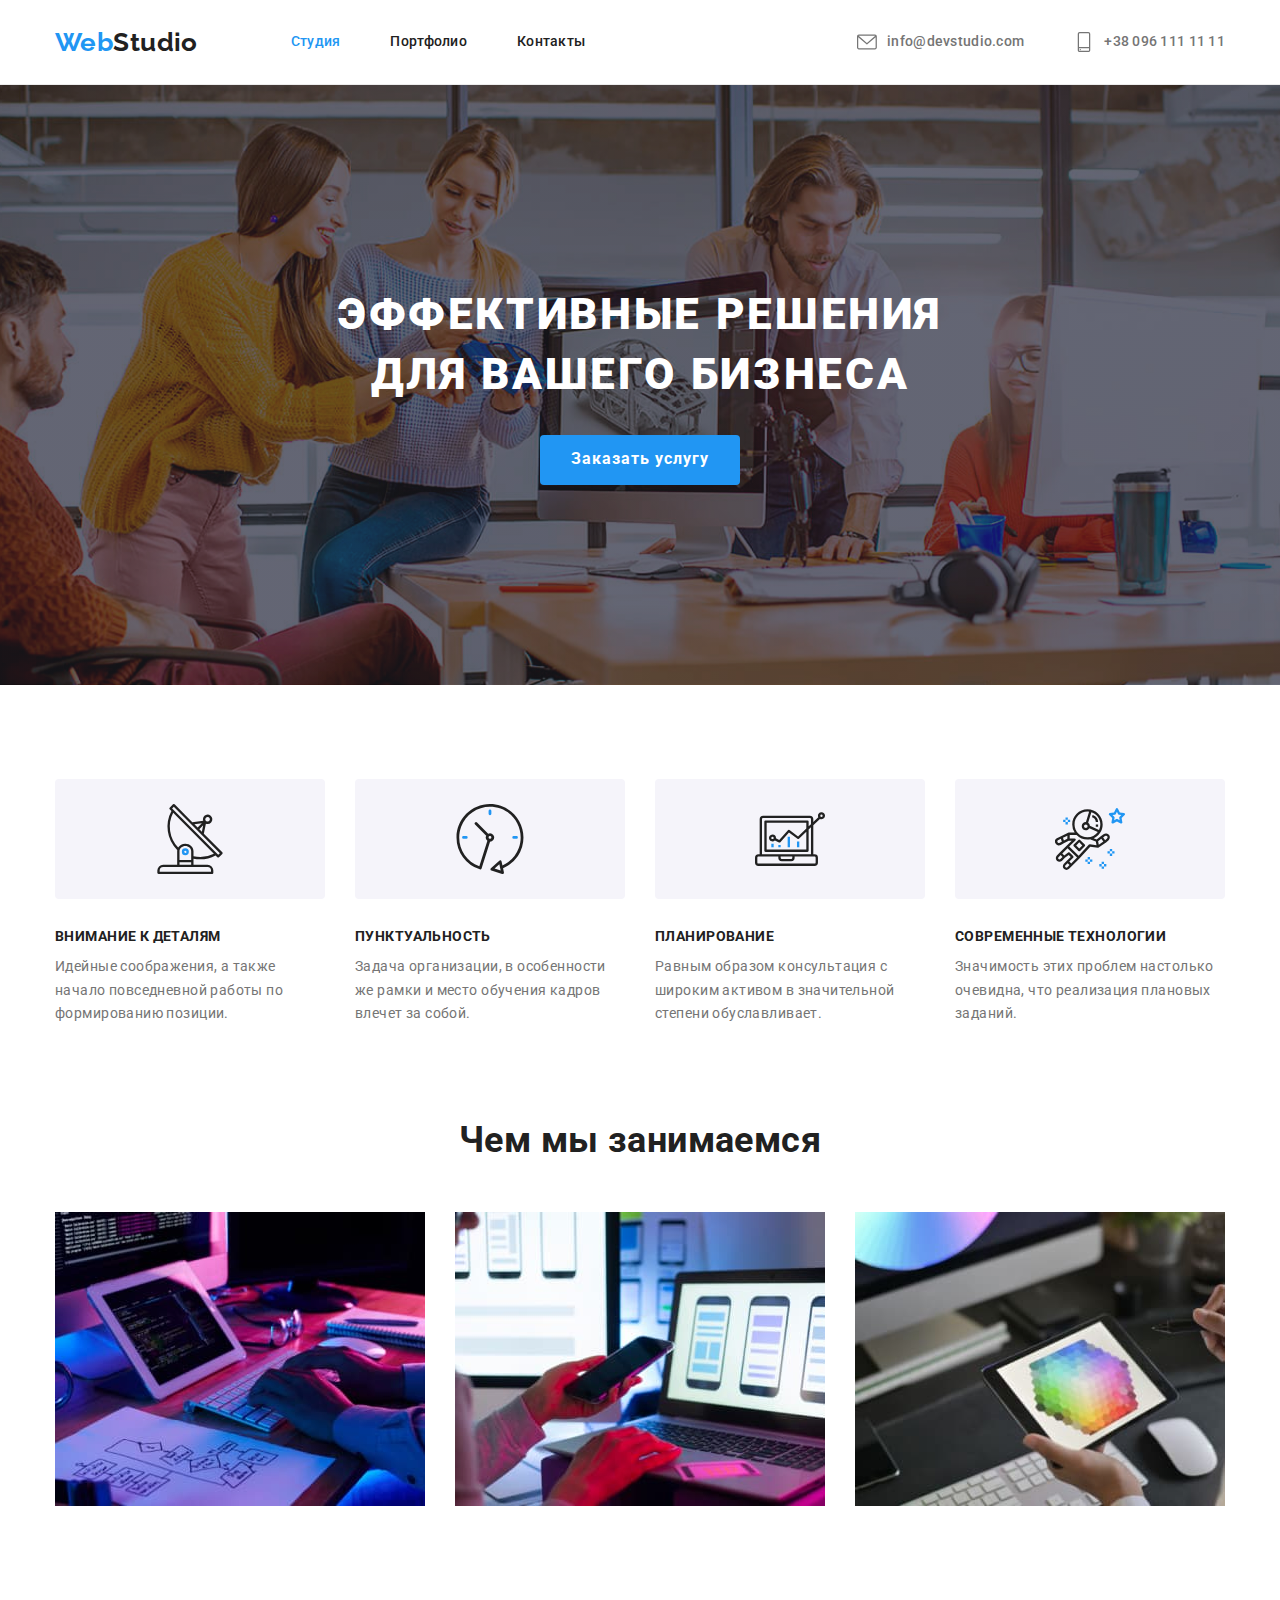
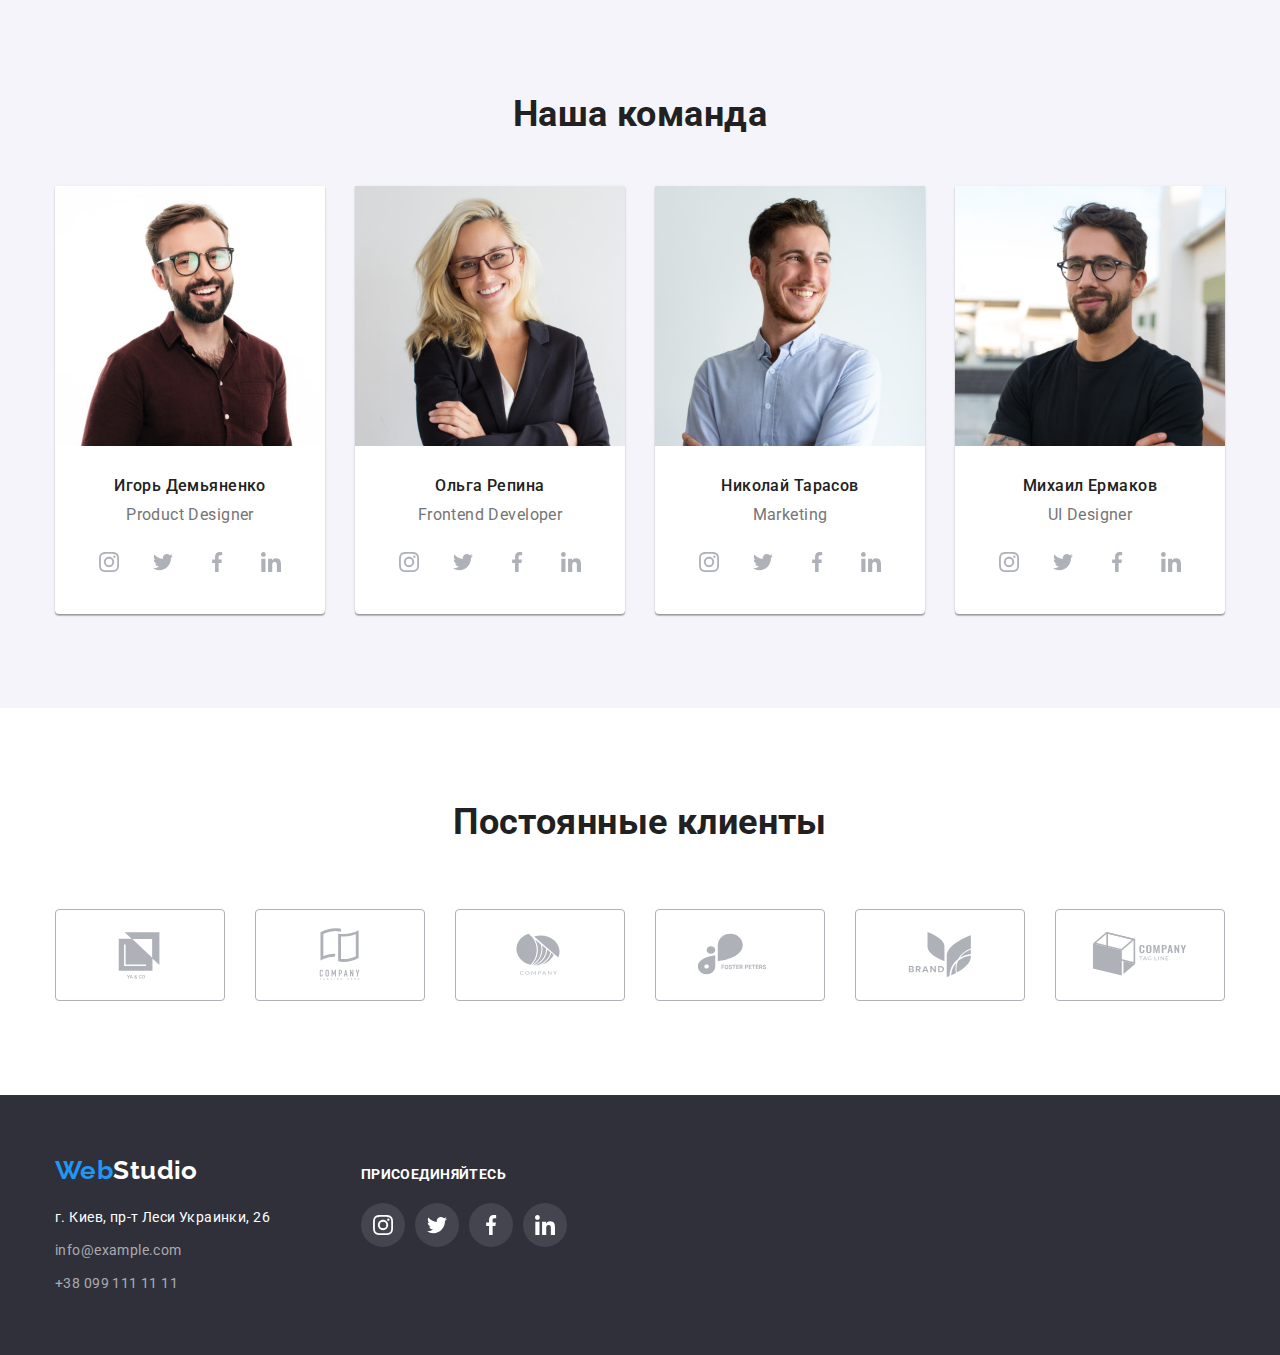
<file: index.html>
<!DOCTYPE html>
<html lang="ru">

<head>
  <meta charset="UTF-8" />
  <meta http-equiv="X-UA-Compatible" content="IE=edge" />
  <meta name="viewport" content="width=device-width, initial-scale=1.0" />
  <title>Document</title>
  <link rel="preconnect" href="https://fonts.googleapis.com" />
  <link rel="preconnect" href="https://fonts.gstatic.com" crossorigin />
  <link href="https://fonts.googleapis.com/css2?family=Raleway:wght@700&family=Roboto:wght@400;500;700;900&display=swap"
    rel="stylesheet" />
  <link rel="stylesheet"
    href="https://cdnjs.cloudflare.com/ajax/libs/modern-normalize/1.1.0/modern-normalize.min.css" />
  <link rel="stylesheet" href="./css/styles.css" />
</head>

<body class="page">
  <header class="page-header">
    <div class="container header-container">
      <nav class="header-nav">
        <a class="logo link" href="#" lang="en">Web<span class="header-accent">Studio</span></a>
        <ul class="header-list list">
          <li class="header-item">
            <a class="header-link active link" href="./index.html">Студия</a>
          </li>

          <li class="header-item">
            <a class="header-link link" href="./portfolio.html">Портфолио</a>
          </li>

          <li class="header-item">
            <a class="header-link link" href="">Контакты</a>
          </li>
        </ul>
      </nav>

      <div class="header-contact">
        <ul class="header-list list">
          <li class="header-item">
            <a class="contact link" href="mailto:info@devstudio.com">
              <svg class="contact-icon icon" width="20" height="20">
                <use href="./images/icons.svg#icon-envelope"></use>
              </svg>
              info@devstudio.com
            </a>
          </li>

          <li class="header-item">
            <a class="contact link" href="tel:+380961111111">
              <svg class="contact-icon icon" width="20" height="20">
                <use href="./images/icons.svg#icon-smartphone"></use>
              </svg>+38 096 111 11 11
            </a>
          </li>
        </ul>
      </div>
    </div>
  </header>

  <main class="main">
    <section class="order">
      <div class="container order-container">
        <h1 class="order-title">Эффективные решения для вашего бизнеса</h1>

        <button class="btn-order" type="button">Заказать услугу</button>
      </div>
    </section>

    <section class="advantage section">
      <div class="container advantage-container">
        <h2 hidden>Сильные стороны</h2>

        <ul class="advantage-list list card-set">
          <li class="advantage-item card-set-item">
            <div class="advantage-icon-block">
              <svg class="advantage-icon" width="70" height="120">
                <use href="./images/icons.svg#icon-antenna"></use>
              </svg>
            </div>
            <h3 class="advantage-title">Внимание к деталям</h3>
            <p class="advantage-text">
              Идейные соображения, а также начало повседневной работы по формированию позиции.
            </p>
          </li>

          <li class="advantage-item card-set-item">
            <div class="advantage-icon-block">
              <svg class="advantage-icon" width="70" height="120">
                <use href="./images/icons.svg#icon-clock"></use>
              </svg>
            </div>
            <h3 class="advantage-title">Пунктуальность</h3>
            <p class="advantage-text">
              Задача организации, в особенности же рамки и место обучения кадров влечет за собой.
            </p>
          </li>

          <li class="advantage-item card-set-item">
            <div class="advantage-icon-block">
              <svg class="advantage-icon" width="70" height="120">
                <use href="./images/icons.svg#icon-diagram"></use>
              </svg>
            </div>
            <h3 class="advantage-title">Планирование</h3>
            <p class="advantage-text">
              Равным образом консультация с широким активом в значительной степени обуславливает.
            </p>
          </li>

          <li class="advantage-item card-set-item">
            <div class="advantage-icon-block">
              <svg class="advantage-icon" width="70" height="120">
                <use href="./images/icons.svg#icon-astronaut"></use>
              </svg>
            </div>
            <h3 class="advantage-title">Современные технологии</h3>
            <p class="advantage-text">
              Значимость этих проблем настолько очевидна, что реализация плановых заданий.
            </p>
          </li>
        </ul>
      </div>
    </section>

    <section class="about section">
      <div class="container about-container">
        <h2 class="about-title">Чем мы занимаемся</h2>

        <ul class="about-list list card-set">
          <li class="about-item card-set-item">
            <img src="./images/clav.jpg" alt="человек работает за клавиатурой компьютера" width="370" />
          </li>

          <li class="about-item card-set-item">
            <img src="./images/smartfon.jpg" alt="человек соединяет настройки смартфона с персональным компьютером"
              width="370" />
          </li>

          <li class="about-item card-set-item">
            <img src="./images/tablet.jpg" alt="человек работает на таблете" width="370" />
          </li>
        </ul>
      </div>
    </section>

    <section class="heroes section">
      <div class="container heroes-container">
        <h2 class="heroes-title">Наша команда</h2>

        <ul class="heroes-list list card-set">
          <li class="heroes-item card-set-item">
            <img src="./images/ylibvo4kax.jpg" alt="парень улыбается в очках" width="270" />
            <h3 class="hero">Игорь Демьяненко</h3>
            <p class="heroes-text">Product Designer</p>

            <ul class="social-media-list list">

              <li class="social-media-item">
                <a class="social-media-link link" href="" target="_blank" rel="noopener noreferrer"
                  aria-label="instagram">
                  <svg class="social-media-icon icon" width="20" height="20">
                    <use href="./images/icons.svg#icon-instagram"></use>
                  </svg>
                </a>
              </li>

              <li class="social-media-item">
                <a class="social-media-link link" href="" target="_blank" rel="noopener noreferrer"
                  aria-label="twitter">
                  <svg class="social-media-icon icon" width="20" height="20">
                    <use href="./images/icons.svg#icon-twitter"></use>
                  </svg>
                </a>
              </li>

              <li class="social-media-item">
                <a class="social-media-link link" href="" target="_blank" rel="noopener noreferrer"
                  aria-label="facebook">
                  <svg class="social-media-icon icon" width="20" height="20">
                    <use href="./images/icons.svg#icon-facebook"></use>
                  </svg>
                </a>
              </li>

              <li class="social-media-item">
                <a class="social-media-link link" href="" target="_blank" rel="noopener noreferrer"
                  aria-label="linkedin">
                  <svg class="social-media-icon icon" width="20" height="20">
                    <use href="./images/icons.svg#icon-linkedin"></use>
                  </svg>
                </a>
              </li>
            </ul>
          </li>

          <li class="heroes-item card-set-item">
            <img src="./images/devblondvo4kax.jpg" alt="девушка улыбается в очках" width="270" />
            <h3 class="hero">Ольга Репина</h3>
            <p class="heroes-text">Frontend Developer</p>

            <ul class="social-media-list list">

              <li class="social-media-item">
                <a class="social-media-link link" href="" target="_blank" rel="noopener noreferrer"
                  aria-label="instagram">
                  <svg class="social-media-icon icon" width="20" height="20">
                    <use href="./images/icons.svg#icon-instagram"></use>
                  </svg>
                </a>
              </li>

              <li class="social-media-item">
                <a class="social-media-link link" href="" target="_blank" rel="noopener noreferrer"
                  aria-label="twitter">
                  <svg class="social-media-icon icon" width="20" height="20">
                    <use href="./images/icons.svg#icon-twitter"></use>
                  </svg>
                </a>
              </li>

              <li class="social-media-item">
                <a class="social-media-link link" href="" target="_blank" rel="noopener noreferrer"
                  aria-label="facebook">
                  <svg class="social-media-icon icon" width="20" height="20">
                    <use href="./images/icons.svg#icon-facebook"></use>
                  </svg>
                </a>
              </li>

              <li class="social-media-item">
                <a class="social-media-link link" href="" target="_blank" rel="noopener noreferrer"
                  aria-label="linkedin">
                  <svg class="social-media-icon icon" width="20" height="20">
                    <use href="./images/icons.svg#icon-linkedin"></use>
                  </svg>
                </a>
              </li>
            </ul>
          </li>

          <li class="heroes-item card-set-item">
            <img src="./images/ylib.jpg" alt="парень улыбается со сложенными руками на грудях" width="270" />
            <h3 class="hero">Николай Тарасов</h3>
            <p class="heroes-text">Marketing</p>

            <ul class="social-media-list list">

              <li class="social-media-item">
                <a class="social-media-link link" href="" target="_blank" rel="noopener noreferrer"
                  aria-label="instagram">
                  <svg class="social-media-icon icon" width="20" height="20">
                    <use href="./images/icons.svg#icon-instagram"></use>
                  </svg>
                </a>
              </li>

              <li class="social-media-item">
                <a class="social-media-link link" href="" target="_blank" rel="noopener noreferrer"
                  aria-label="twitter">
                  <svg class="social-media-icon icon" width="20" height="20">
                    <use href="./images/icons.svg#icon-twitter"></use>
                  </svg>
                </a>
              </li>

              <li class="social-media-item">
                <a class="social-media-link link" href="" target="_blank" rel="noopener noreferrer"
                  aria-label="facebook">
                  <svg class="social-media-icon icon" width="20" height="20">
                    <use href="./images/icons.svg#icon-facebook"></use>
                  </svg>
                </a>
              </li>

              <li class="social-media-item">
                <a class="social-media-link link" href="" target="_blank" rel="noopener noreferrer"
                  aria-label="linkedin">
                  <svg class="social-media-icon icon" width="20" height="20">
                    <use href="./images/icons.svg#icon-linkedin"></use>
                  </svg>
                </a>
              </li>
            </ul>
          </li>

          <li class="heroes-item card-set-item">
            <img src="./images/parvo4kax.jpg" alt="парень в очках" width="270" />
            <h3 class="hero">Михаил Ермаков</h3>
            <p class="heroes-text">UI Designer</p>

            <ul class="social-media-list list">

              <li class="social-media-item">
                <a class="social-media-link link" href="" target="_blank" rel="noopener noreferrer"
                  aria-label="instagram">
                  <svg class="social-media-icon icon" width="20" height="20">
                    <use href="./images/icons.svg#icon-instagram"></use>
                  </svg>
                </a>
              </li>

              <li class="social-media-item">
                <a class="social-media-link link" href="" target="_blank" rel="noopener noreferrer"
                  aria-label="twitter">
                  <svg class="social-media-icon icon" width="20" height="20">
                    <use href="./images/icons.svg#icon-twitter"></use>
                  </svg>
                </a>
              </li>

              <li class="social-media-item">
                <a class="social-media-link link" href="" target="_blank" rel="noopener noreferrer"
                  aria-label="facebook">
                  <svg class="social-media-icon icon" width="20" height="20">
                    <use href="./images/icons.svg#icon-facebook"></use>
                  </svg>
                </a>
              </li>

              <li class="social-media-item">
                <a class="social-media-link link" href="" target="_blank" rel="noopener noreferrer"
                  aria-label="linkedin">
                  <svg class="social-media-icon icon" width="20" height="20">
                    <use href="./images/icons.svg#icon-linkedin"></use>
                  </svg>
                </a>
              </li>
            </ul>
          </li>
        </ul>
      </div>
    </section>

    <section class="clients section">
      <div class="clients-container container">

        <h2 class="clients-title">Постоянные клиенты</h2>

        <ul class="clients-list list card-set">
          <li class="clients-item card-set-item">
            <a class="clients-link link" href="" target="_blank" rel="noopener noreferrer">
              <svg class="clients-icon" width="106" height="60">
                <use href="./images/icons.svg#icon-logo"></use>
              </svg>
            </a>
          </li>
          <li class="clients-item card-set-item">
            <a class="clients-link link" href="" target="_blank" rel="noopener noreferrer">
              <svg class="clients-icon" width="106" height="60">
                <use href="./images/icons.svg#icon-logo-1"></use>
              </svg>
            </a>
          </li>
          <li class="clients-item card-set-item">
            <a class="clients-link link" href="" target="_blank" rel="noopener noreferrer">
              <svg class="clients-icon" width="106" height="60">
                <use href="./images/icons.svg#icon-logo-2"></use>
              </svg>
            </a>
          </li>
          <li class="clients-item card-set-item">
            <a class="clients-link link" href="" target="_blank" rel="noopener noreferrer">
              <svg class="clients-icon" width="106" height="60">
                <use href="./images/icons.svg#icon-logo-3"></use>
              </svg>
            </a>
          </li>
          <li class="clients-item card-set-item">
            <a class="clients-link link" href="" target="_blank" rel="noopener noreferrer">
              <svg class="clients-icon" width="106" height="60">
                <use href="./images/icons.svg#icon-logo-4"></use>
              </svg>
            </a>
          </li>
          <li class="clients-item card-set-item">
            <a class="clients-link link" href="" target="_blank" rel="noopener noreferrer">
              <svg class="clients-icon" width="106" height="60">
                <use href="./images/icons.svg#icon-logo-5"></use>
              </svg>
            </a>
          </li>
        </ul>
      </div>
    </section>
  </main>

  <footer class="footer">
    <div class="footer-container container">
      <div class=" contact-footer">
        <a class="logo link" href="#" lang="en">Web<span class="footer-accent">Studio</span></a>

        <ul class="footer-list list">
          <li class="footer-item">
            <a class="adress link"
              href="https://www.google.com/maps/place/Lesi+Ukrainky+St,+26,+Kyiv,+Ucraina,+02000/@50.5190802,30.4363249,17z/data=!3m1!4b1!4m5!3m4!1s0x40d4d29b9e369069:0xff64663a5fd75cd5!8m2!3d50.5190802!4d30.4385136"
              target="_blank" rel="noopener noreferrer">г. Киев, пр-т Леси Украинки, 26
            </a>
          </li>

          <li class="footer-item">
            <a class="footer-link link" href="mailto:info@example.com">info@example.com</a>
          </li>
          <li class="footer-item">
            <a class="footer-link link" href="tel:+380991111111">+38 099 111 11 11</a>
          </li>
        </ul>
      </div>

      <div class="footer-social">
        <p class="footer-text"><strong class="footer-text">присоединяйтесь</strong></p>
        <ul class="footer-social-list list">
          <li class="footer-social-item">
            <a class="footer-social-link link" href="" target="_blank" rel="noopener noreferrer" aria-label="instagram">
              <svg class="footer-social-icon icon" width="20" height="20">
                <use href="./images/icons.svg#icon-instagram"></use>
              </svg>
            </a>
          </li>

          <li class="footer-social-item">
            <a class="footer-social-link link" href="" target="_blank" rel="noopener noreferrer" aria-label="twitter">
              <svg class="footer-social-icon icon" width="20" height="20">
                <use href="./images/icons.svg#icon-twitter"></use>
              </svg>
            </a>
          </li>

          <li class="footer-social-item">
            <a class="footer-social-link link" href="" target="_blank" rel="noopener noreferrer" aria-label="facebook">
              <svg class="footer-social-icon icon" width="20" height="20">
                <use href="./images/icons.svg#icon-facebook"></use>
              </svg>
            </a>
          </li>

          <li class="footer-social-item">
            <a class="footer-social-link link" href="" target="_blank" rel="noopener noreferrer" aria-label="linkedin">
              <svg class="footer-social-icon icon" width="20" height="20">
                <use href="./images/icons.svg#icon-linkedin"></use>
              </svg>
            </a>
          </li>
        </ul>
      </div>
    </div>
  </footer>
</body>

</html>
</file>
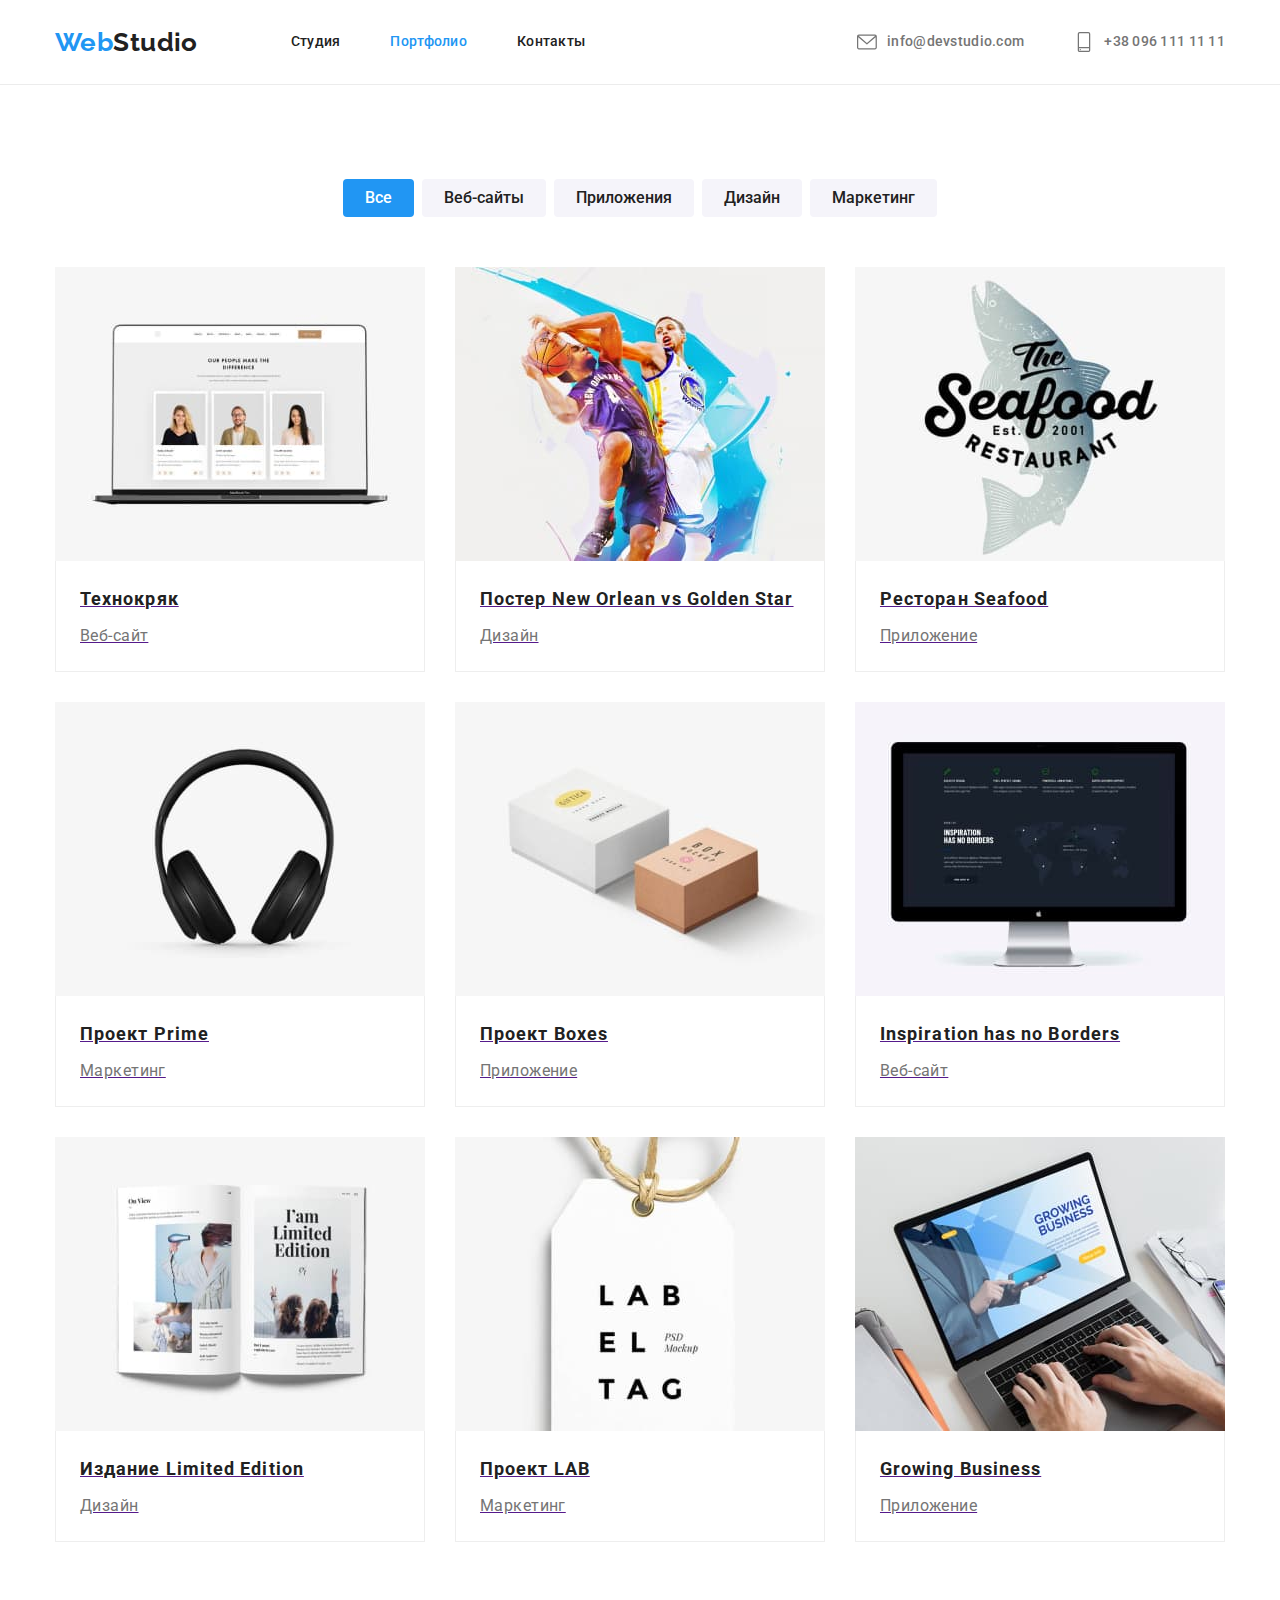
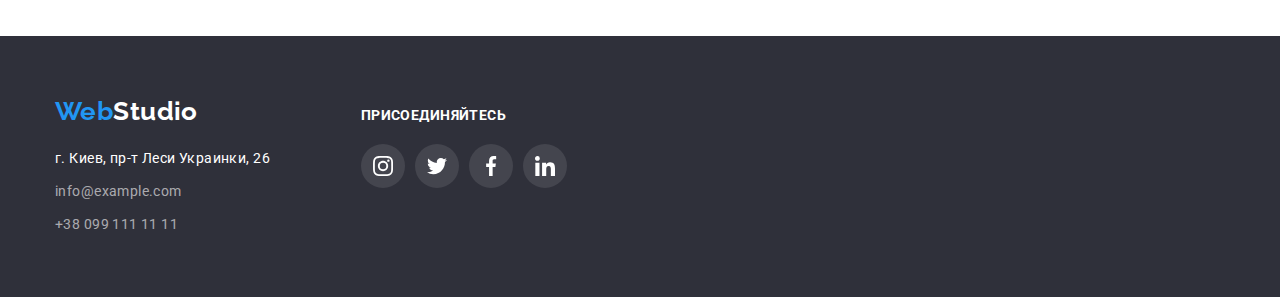
<file: portfolio.html>
<!DOCTYPE html>
<html lang="ru">

<head>
  <meta charset="UTF-8" />
  <meta http-equiv="X-UA-Compatible" content="IE=edge" />
  <meta name="viewport" content="width=device-width, initial-scale=1.0" />
  <title>Document</title>
  <link rel="preconnect" href="https://fonts.googleapis.com" />
  <link rel="preconnect" href="https://fonts.gstatic.com" crossorigin />
  <link href="https://fonts.googleapis.com/css2?family=Raleway:wght@700&family=Roboto:wght@400;500;700;900&display=swap"
    rel="stylesheet" />
  <link rel="stylesheet"
    href="https://cdnjs.cloudflare.com/ajax/libs/modern-normalize/1.1.0/modern-normalize.min.css" />
  <link rel="stylesheet" href="./css/styles.css" />
</head>

<body class="page">
  <header class="page-header">
    <div class="container header-container">
      <nav class="header-nav">
        <a class="logo link" href="#" lang="en">Web<span class="header-accent">Studio</span></a>
        <ul class="header-list list">
          <li class="header-item">
            <a class="header-link link" href="./index.html">Студия</a>
          </li>

          <li class="header-item">
            <a class="header-link active link" href="./portfolio.html">Портфолио</a>
          </li>

          <li class="header-item">
            <a class="header-link link" href="">Контакты</a>
          </li>
        </ul>
      </nav>

      <div class="header-contact">
        <ul class="header-list list">
          <li class="header-item">
            <a class="contact link" href="mailto:info@devstudio.com">
              <svg class="contact-icon icon" width="20" height="20">
                <use href="./images/icons.svg#icon-envelope"></use>
              </svg>
              info@devstudio.com
            </a>
          </li>

          <li class="header-item">
            <a class="contact link" href="tel:+380961111111">
              <svg class="contact-icon icon" width="20" height="20">
                <use href="./images/icons.svg#icon-smartphone"></use>
              </svg>
              +38 096 111 11 11
            </a>
          </li>
        </ul>
      </div>
    </div>
  </header>

  <main class="main">
    <section class="all section">
      <div class="container">
        <h1 hidden>Фильтры</h1>

        <ul class="all-list list">
          <li class="all-item">
            <button class="btn-list btn-active" type="button">Все</button>
          </li>

          <li class="all-item">
            <button class="btn-list" type="button">Веб-сайты</button>
          </li>

          <li class="all-item">
            <button class="btn-list" type="button">Приложения</button>
          </li>

          <li class="all-item">
            <button class="btn-list" type="button">Дизайн</button>
          </li>

          <li class="all-item">
            <button class="btn-list" type="button">Маркетинг</button>
          </li>
        </ul>

        <ul class="example-list list card-set">
          <li class="example-item card-set-item">
            <a class="example-link" href="">
              <img src="./images/tecnokrak.jpg" alt="ноутбук" width="370" />
              <div class="example">
                <h2 class="example-title">Технокряк</h2>
                <p class="example-text">Веб-сайт</p>
              </div>
            </a>
          </li>

          <li class="example-item card-set-item">
            <a class="example-link" href="">
              <img src="./images/poster.jpg" alt="постер с баскетболистами" width="370" />
              <div class="example">
                <h2 class="example-title">Постер New Orlean vs Golden Star</h2>
                <p class="example-text">Дизайн</p>
              </div>
            </a>
          </li>

          <li class="example-item card-set-item">
            <a class="example-link" href="">
              <img src="./images/seafood.jpg" alt="название рыбного ресторана" width="370" />
              <div class="example">
                <h2 class="example-title">Ресторан Seafood</h2>
                <p class="example-text">Приложение</p>
              </div>
            </a>
          </li>

          <li class="example-item card-set-item">
            <a class="example-link" href="">
              <img src="./images/prime.jpg" alt="наушники" width="370" />
              <div class="example">
                <h2 class="example-title">Проект Prime</h2>
                <p class="example-text">Маркетинг</p>
              </div>
            </a>
          </li>

          <li class="example-item card-set-item">
            <a class="example-link" href="">
              <img src="./images/boxes.jpg" alt="коробочки" width="370" />
              <div class="example">
                <h2 class="example-title">Проект Boxes</h2>
                <p class="example-text">Приложение</p>
              </div>
            </a>
          </li>

          <li class="example-item card-set-item">
            <a class="example-link" href="">
              <img src="./images/inspiration.jpg" alt="монитор" width="370" />
              <div class="example">
                <h2 class="example-title" lang="en">Inspiration has no Borders</h2>
                <p class="example-text">Веб-сайт</p>
              </div>
            </a>
          </li>

          <li class="example-item card-set-item">
            <a class="example-link" href="">
              <img src="./images/book.jpg" alt="расскрытая книга" width="370" />
              <div class="example">
                <h2 class="example-title">Издание Limited Edition</h2>
                <p class="example-text">Дизайн</p>
              </div>
            </a>
          </li>

          <li class="example-item card-set-item">
            <a class="example-link" href="">
              <img src="./images/lab.jpg" alt="бирка с названием" width="370" />
              <div class="example">
                <h2 class="example-title">Проект LAB</h2>
                <p class="example-text">Маркетинг</p>
              </div>
            </a>
          </li>

          <li class="example-item card-set-item">
            <a class="example-link" href="">
              <img src="./images/business.jpg" alt="человек печатает на ноутбуке" width="370" />
              <div class="example">
                <h2 class="example-title" lang="en">Growing Business</h2>
                <p class="example-text">Приложение</p>
              </div>
            </a>
          </li>
        </ul>
      </div>
    </section>
  </main>

  <footer class="footer">
    <div class="footer-container container">
      <div class=" contact-footer">
        <a class="logo link" href="#" lang="en">Web<span class="footer-accent">Studio</span></a>

        <ul class="footer-list list">
          <li class="footer-item">
            <a class="adress link"
              href="https://www.google.com/maps/place/Lesi+Ukrainky+St,+26,+Kyiv,+Ucraina,+02000/@50.5190802,30.4363249,17z/data=!3m1!4b1!4m5!3m4!1s0x40d4d29b9e369069:0xff64663a5fd75cd5!8m2!3d50.5190802!4d30.4385136"
              target="_blank" rel="noopener noreferrer">г. Киев, пр-т Леси Украинки, 26
            </a>
          </li>

          <li class="footer-item">
            <a class="footer-link link" href="mailto:info@example.com">info@example.com</a>
          </li>
          <li class="footer-item">
            <a class="footer-link link" href="tel:+380991111111">+38 099 111 11 11</a>
          </li>
        </ul>
      </div>

      <div class="footer-social">
        <p class="footer-text"><strong class="footer-text">присоединяйтесь</strong></p>
        <ul class="footer-social-list list">
          <li class="footer-social-item">
            <a class="footer-social-link link" href="" target="_blank" rel="noopener noreferrer" aria-label="instagram">
              <svg class="footer-social-icon icon" width="20" height="20">
                <use href="./images/icons.svg#icon-instagram"></use>
              </svg>
            </a>
          </li>

          <li class="footer-social-item">
            <a class="footer-social-link link" href="" target="_blank" rel="noopener noreferrer" aria-label="twitter">
              <svg class="footer-social-icon icon" width="20" height="20">
                <use href="./images/icons.svg#icon-twitter"></use>
              </svg>
            </a>
          </li>

          <li class="footer-social-item">
            <a class="footer-social-link link" href="" target="_blank" rel="noopener noreferrer" aria-label="facebook">
              <svg class="footer-social-icon icon" width="20" height="20">
                <use href="./images/icons.svg#icon-facebook"></use>
              </svg>
            </a>
          </li>

          <li class="footer-social-item">
            <a class="footer-social-link link" href="" target="_blank" rel="noopener noreferrer" aria-label="linkedin">
              <svg class="footer-social-icon icon" width="20" height="20">
                <use href="./images/icons.svg#icon-linkedin"></use>
              </svg>
            </a>
          </li>
        </ul>
      </div>
    </div>
  </footer>
</body>

</html>
</file>
<file: css/styles.css>
:root{
    --main-font: 'Roboto';
    --secondary-font: 'Raleway';
    --main-cl: #757575;
    --link-cl: #212121;
    --accent-txt-cl: #2196F3;
    --white: #FFFFFF;
    --dark-bg-cl: #2F303A;
    --accent-bt: #188CE8;
    --list-bg: #F5F4FA;
    --about-bg: #E5E5E5 ;
    --heroes: #F5F4FA; 
    --foot: rgba(255, 255, 255, 0.6);
    --border-header: #ECECEC;
    --border-example: #EEEEEE; 
    --indent: 30px;
    --items: 3;
    --social:#AFB1B8;
    --bg-order:#C4C4C4;
    --bg-social-footer: rgba(255, 255, 255, 0.1);
    --border-clients: 1px;
}


body{
    font-family: var(--main-font),var(--secondary-font), sans-serif;
    font-size: 14px;
    line-height: 1.71;
    letter-spacing: 0.03em;
    color: var(--main-cl);
    background-color:var(--white);
}

/*reset*/

h1,h2,h3,h4,p{
    margin: 0;
}


img{
    display: block;
    max-width: 100%;
    height: auto;
}

.section{
    padding-top: 94px;
    padding-bottom: 94px;
}

.container{
    width: 1200px;
    padding-left: 15px;
    padding-right: 15px;
    margin-left: auto;
    margin-right: auto;

}

.link{
    text-decoration: none;
}

.list{
    list-style: none;
    margin: 0;
    padding: 0;
}


/* Header*/

.page-header{
    border-bottom: 1px solid var(--border-header);
}


.header-container{
    display: flex;
    align-items: center; 
}

.header-nav{
    display: flex;
    align-items: center;
}


.logo {
    font-family: var(--secondary-font);
    font-weight: 700;
    font-size: 26px;
    line-height: 1.19;
    color: var(--accent-txt-cl);
    margin-right: 93px;
}

.header-accent{
    color: var(--link-cl);
}

.header-list{
    display: flex;
    align-items: center;
}

.header-item:not(:last-child) {
    margin-right: 50px;
}

.header-link {
    display: block;
    padding-top: 32px;
    padding-bottom: 32px;
    font-weight: 500;
    line-height: 1.14;
    letter-spacing: 0.02em;
    color: var(--link-cl);
    
}

.active{
    color: var(--accent-txt-cl);
}

.header-contact{
    margin-left: auto;
}


.contact {
    display: flex;
    align-items: center;
    padding-top: 32px;
    padding-bottom: 32px;
    font-weight: 500;
    line-height: 1.14;
    letter-spacing: 0.02em;
    color: var(--main-cl);
    
}


.contact:hover,
.contact:focus{
    color: var(--accent-txt-cl);
}

.contact-icon{
    margin-right: 10px;
}


.contact-icon {
    fill: currentColor;
}
   

.header-link:hover,
.header-link:focus,
.adress:hover,
.adress:focus,
.footer-social-link:hover,
.footer-social-link:focus,
.footer-link:hover,
.footer-link:focus,
.clients-item:hover,
.clients-item:focus {
    color: var(--accent-txt-cl);
}


/* Main*/
/**h1 studio**/

.order{
    max-width: 1600px;
    margin-left: auto;
    margin-right: auto;
    background-image:linear-gradient(rgba(47, 48, 58, 0.4),rgba(47, 48, 58, 0.4)) ,url(../images/Img.png);
    background-repeat: no-repeat;
    background-position: center;
    background-size: cover;
    background-color:var(--bg-order) ;
}

.order-container{
    display: flex;
    align-items: center;
    flex-direction: column;
    padding-top: 200px;
    padding-bottom: 200px;
}

.order-title{
    font-weight: 900;
    font-size: 44px;
    line-height: 1.36;
    text-align: center;
    letter-spacing: 0.06em;
    text-transform: uppercase;
    color: var(--white);
    width: 696px;
}

.btn-order {
    display: inline-flex;
    align-items: center;
    justify-content: center;
    font-family: inherit;
    font-weight: 700;
    font-size: 16px;
    line-height: 1.9;
    letter-spacing: 0.06em;
    color:var(--white) ;
    background-color: var(--accent-txt-cl);
    cursor: pointer;
    width: 200px;
    height: 50px;
    border-radius: 4px;
    margin-top: 30px;
    border: none;
}

.btn-order:hover,
.btn-order:focus {
    background-color: var(--accent-bt);
}
  

/**section "advantage" **/
/** sitka **/

.card-set{
    display: flex;
    flex-wrap: wrap;
    margin: calc(-1 * (var(--indent) / 2));
}


.advantage-list {
    --items: 4;
}


.card-set-item{
    flex-basis: calc((100% - var(--indent) * var(--items)) / var(--items) );
    margin: calc(var(--indent) / 2);
}

.advantage-icon-block{
    display: flex;
    justify-content: center;
    align-items: center;
    background: var(--list-bg);
    border-radius: 4px;
    margin-bottom: 30px;
}


.advantage-title{
    font-weight: 700;
    line-height: 1.14;
    font-size: 14px;
    text-transform: uppercase;
    color: var(--link-cl);
    margin-bottom: 10px;
}

/**section "about"**/

.about{
    padding-top: 0px;
}


.about-title{
    font-weight: 700;
    font-size: 36px;
    line-height: 1.16;
    text-align: center;
    color: var(--link-cl);
    margin-bottom: 50px;
}

/**class heroes**/

.heroes{
    background-color: var(--heroes) ;
}

.heroes-list{
    --items: 4;
}


.heroes-title{
    font-weight: 700;
    font-size: 36px;
    line-height: 1.16;
    text-align: center;
    color: var(--link-cl);
    margin-bottom: 50px;
}

.heroes-item{
    background-color: var(--white);
    box-shadow: 0px 1px 3px rgba(0, 0, 0, 0.12), 0px 1px 1px rgba(0, 0, 0, 0.14), 0px 2px 1px rgba(0, 0, 0, 0.2);
    border-radius: 0px 0px 4px 4px;
}

.hero {
    font-weight: 500;
    font-size: 16px;
    line-height: 1.19;
    text-align: center;
    color: var(--link-cl);
    margin-top: 30px;
    margin-bottom: 10px;
}

.heroes-text{
    font-size: 16px;
    line-height: 1.19;
    text-align: center;
    margin-bottom: 16px;
}

.social-media-list {
    display: flex;
    justify-content: center;
    margin-bottom: 30px;
}

.social-media-item:not(:last-child) {
    margin-right: 10px;  
}

.social-media-link {
    display: flex;
    align-items: center;
    justify-content: center;
    width: 44px;
    height: 44px;
    color: var(--social);
    background-color: var(--white);
    border-radius: 50%;
}

.social-media-link:hover,
.social-media-link:focus {
    color: var(--white);
    background-color: var(--accent-txt-cl);
}

.social-media-icon{
    fill: currentColor;
}


.clients-container{
    display: flex;
    flex-direction: column;
    align-items: center;
}

.clients-title{
font-weight: 700;
font-size: 36px;
line-height: 1.16;
text-align: center;
color: var(--link-cl);
}

.clients-list{
    margin-top: 50px;
    --items: 6;
}

.clients-item{
    display: flex;
    justify-content: center;
    align-items: center;
    width: 170px;
    height: 92px;
    color: var(--social);
    border: var(--border-clients) solid currentColor;
    border-radius: 4px;
    cursor: pointer;
}
 
.clients-link{
    display: flex;
    justify-content: center;
    align-items: center;
    color: currentColor;
}

.clients-icon{
    fill: currentColor;
}


/*footer*/
.footer{
    display: flex;
    padding: 60px 0;
    background-color: var(--dark-bg-cl);   
}

.footer-container{
    display: flex;
    align-items: baseline;
}


.contact-footer{
    display: inline-flex;
    flex-direction: column;
}


.footer-accent {
    color: var(--white);
}


.footer-list{
    display: flex;
    margin-top: 20px;
    flex-direction: column;
}

.footer-item:not(:last-child){
    margin-bottom: 9px;
}

.footer-link{
    font-weight: 400;
    font-size: 14px;
    line-height: 1.71;
    color:var(--foot);

}

.adress{
    color:var(--white);
}


.footer-social{
    display: flex;
    flex-direction: column;
    margin-left: 70px;
}


.footer-text{
    font-size: 14px;
    line-height: 1.14;
    text-transform: uppercase;
    color: var(--white);
}


.footer-social-list{
    display: flex;
    margin-top: 20px;
}


.footer-social-item{
    display: flex;
}


.footer-social-item:not(:last-child) {
    margin-right: 10px;
}

.footer-social-link {
    display: flex;
    align-items: center;
    justify-content: center;
    width: 44px;
    height: 44px;
    color: var(--white);
    background-color: var(--bg-social-footer);
    border-radius: 50%;
}


.footer-social-link:hover,
.footer-social-link:focus{
    color: var(--white);
    background-color: var(--accent-txt-cl);
}

.footer-social-icon {
    fill: currentColor;
}




/*Portfolio*/

/**main**/

.all-list{
    display: flex;
    justify-content: center;
    margin-bottom: 50px;
}

.all-item:not(:last-child){
    margin-right: 8px;
}

.btn-list {
    font-family: inherit;
    font-weight: 500;
    font-size: 16px;
    line-height: 1.62;
    color:var(--link-cl);
    background-color: var(--list-bg);
    cursor: pointer;
    border-radius: 4px;
    padding: 6px 22px;
    border: none;
}

.btn-list:hover,
.btn-list:focus{
    color: var(--white);
    background-color: var(--accent-txt-cl);
    box-shadow: 0px 3px 1px rgba(0, 0, 0, 0.1), 0px 1px 2px rgba(0, 0, 0, 0.08), 0px 2px 2px rgba(0, 0, 0, 0.12);
}


.btn-active{
    color: var(--white);
    background-color: var(--accent-txt-cl);
}


/**section "example"**/


.example-link {
    display: block;
}

.example-link:hover {
    box-shadow: 0px 1px 1px rgba(0, 0, 0, 0.12), 0px 4px 4px rgba(0, 0, 0, 0.06), 1px 4px 6px rgba(0, 0, 0, 0.16);
}


.example-item{
    display: flex;
    flex-direction: column;
    background-color: var(--white);
}


.example{
    border: 1px solid var(--border-example);
    border-top: inherit;
    padding: 20px 24px;
}


.example-title{
    font-weight: 700;
    font-size: 18px;
    line-height: 2;
    letter-spacing: 0.06em;
    color: var(--link-cl);
    margin-bottom: 4px;
}

.example-text{
    font-size: 16px;
    line-height: 1.88;
    color: var(--main-cl);
}
</file>
